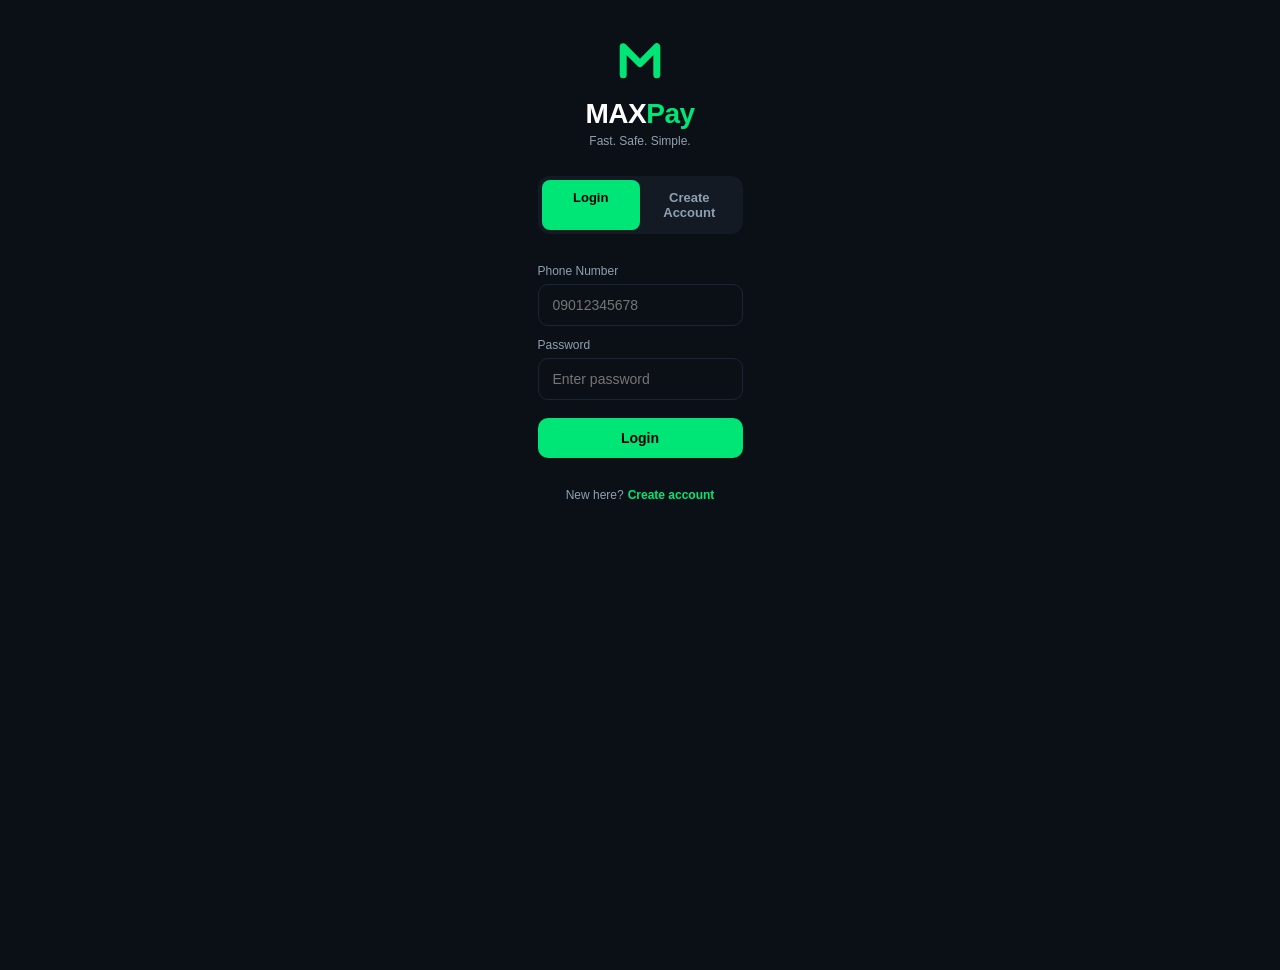
<file: index.html>
<!DOCTYPE html>
<html lang="en">
<head>
<meta charset="UTF-8" />
<meta name="viewport" content="width=device-width, initial-scale=1.0, user-scalable=no" />
<meta name="theme-color" content="#0b1017" />
<title>MAXPay</title>
<link rel="stylesheet" href="css/style.css" />
</head>
<body>

<div id="auth-root"></div>

<div id="app-root" style="display:none;">
  <div class="app-container">

    <header>
      <div class="brand">
        <svg class="brand-logo" viewBox="0 0 40 40" fill="none">
          <path d="M8 32V12L20 24L32 12V32" stroke="#00E676" stroke-width="5" stroke-linecap="round" stroke-linejoin="round"/>
        </svg>
        <div>
          <div class="brand-title">MAX<span>Pay</span></div>
          <div class="brand-subtitle">Fast. Safe. Simple.</div>
        </div>
      </div>
      <div class="user-profile">
        <div class="notification-btn">
          <div class="notification-badge hidden"></div>
          <svg width="18" height="18" fill="none" stroke="#ffffff" stroke-width="2" viewBox="0 0 24 24">
            <path d="M18 8A6 6 0 0 0 6 8c0 7-3 9-3 9h18s-3-2-3-9"></path>
            <path d="M13.73 21a2 2 0 0 1-3.46 0"></path>
          </svg>
        </div>
        <div class="avatar">
          <svg width="20" height="20" fill="none" stroke="#00E676" stroke-width="2" viewBox="0 0 24 24">
            <path d="M20 21v-2a4 4 0 0 0-4-4H8a4 4 0 0 0-4 4v2"></path>
            <circle cx="12" cy="7" r="4"></circle>
          </svg>
        </div>
        <div class="user-info">
          <div class="user-welcome" id="user-surname">Welcome,</div>
          <div class="user-name" id="user-name">User</div>
          <div class="user-status">
            <svg width="10" height="10" fill="#00E676" viewBox="0 0 24 24">
              <path d="M12 2L15 8L22 9L17 14L18.5 21L12 17.5L5.5 21L7 14L2 9L9 8L12 2Z" />
            </svg>
            Verified
          </div>
        </div>
      </div>
    </header>

    <section class="tab-panel active" data-tab="home">
      <div class="balance-card">
        <div class="balance-header">
          <div class="wallet-icon">
            <svg width="18" height="18" fill="none" stroke="#ffffff" stroke-width="2" viewBox="0 0 24 24">
              <rect x="2" y="4" width="20" height="16" rx="2"></rect>
              <path d="M16 12h.01"></path>
            </svg>
          </div>
          <span class="balance-label">Available Balance</span>
        </div>
        <div class="balance-amount">
          <span id="balance-amount">NGN 0.00</span>
          <svg class="eye-icon" width="16" height="16" fill="none" stroke="#ffffff" stroke-width="2" viewBox="0 0 24 24">
            <path d="M1 12s4-8 11-8 11 8 11 8-4 8-11 8-11-8-11-8z"></path>
            <circle cx="12" cy="12" r="3"></circle>
          </svg>
        </div>
        <div class="balance-footer">
          <div class="balance-subtext">Acct: <strong id="account-number">----</strong></div>
          <button class="add-fund-btn" data-action="add-fund">
            <svg width="14" height="14" fill="none" stroke="#000000" stroke-width="2.5" viewBox="0 0 24 24">
              <line x1="12" y1="5" x2="12" y2="19"></line>
              <line x1="5" y1="12" x2="19" y2="12"></line>
            </svg>
            Fund Wallet
          </button>
        </div>
      </div>

      <div class="card-box action-grid">
        <div class="action-item" data-action="add-fund">
          <div class="action-icon bg-green">
            <svg width="20" height="20" fill="none" stroke="#ffffff" stroke-width="2" viewBox="0 0 24 24">
              <rect x="2" y="4" width="20" height="16" rx="2"></rect>
              <path d="M12 8v8M8 12h8"></path>
            </svg>
          </div>
          <div class="action-title">Fund</div>
          <div class="action-subtext">Add money</div>
        </div>
        <div class="action-item" data-action="send-money">
          <div class="action-icon bg-blue">
            <svg width="20" height="20" fill="none" stroke="#ffffff" stroke-width="2" viewBox="0 0 24 24">
              <line x1="22" y1="2" x2="11" y2="13"></line>
              <polygon points="22 2 15 22 11 13 2 9 22 2"></polygon>
            </svg>
          </div>
          <div class="action-title">Send</div>
          <div class="action-subtext">Transfer</div>
        </div>
        <div class="action-item" data-action="withdraw">
          <div class="action-icon bg-purple">
            <svg width="20" height="20" fill="none" stroke="#ffffff" stroke-width="2" viewBox="0 0 24 24">
              <rect x="2" y="5" width="20" height="14" rx="2"></rect>
              <line x1="2" y1="10" x2="22" y2="10"></line>
            </svg>
          </div>
          <div class="action-title">Withdraw</div>
          <div class="action-subtext">To bank</div>
        </div>
        <div class="action-item" data-action="history">
          <div class="action-icon bg-amber">
            <svg width="20" height="20" fill="none" stroke="#ffffff" stroke-width="2" viewBox="0 0 24 24">
              <circle cx="12" cy="12" r="10"></circle>
              <polyline points="12 6 12 12 16 14"></polyline>
            </svg>
          </div>
          <div class="action-title">History</div>
          <div class="action-subtext">All txns</div>
        </div>
      </div>

      <div class="card-box">
        <div class="activity-header"><div class="activity-title">Services</div></div>
        <div class="service-grid">
          <div class="service-item" data-action="airtime">
            <div class="service-icon">
              <svg width="20" height="20" fill="none" stroke="#00e676" stroke-width="2" viewBox="0 0 24 24">
                <rect x="5" y="2" width="14" height="20" rx="2"/>
                <line x1="12" y1="18" x2="12" y2="18"/>
              </svg>
            </div>
            <div class="service-title">Airtime</div>
            <div class="service-price">Top-up</div>
          </div>
          <div class="service-item" data-action="data">
            <div class="service-icon">
              <svg width="20" height="20" fill="none" stroke="#00e676" stroke-width="2" viewBox="0 0 24 24">
                <path d="M5 12.55a11 11 0 0 1 14.08 0"/>
                <path d="M1.42 9a16 16 0 0 1 21.16 0"/>
                <path d="M8.53 16.11a6 6 0 0 1 6.95 0"/>
                <line x1="12" y1="20" x2="12" y2="20"/>
              </svg>
            </div>
            <div class="service-title">Data</div>
            <div class="service-price">Bundles</div>
          </div>
          <div class="service-item" data-action="payment">
            <div class="service-icon">
              <svg width="20" height="20" fill="none" stroke="#00e676" stroke-width="2" viewBox="0 0 24 24">
                <rect x="3" y="5" width="18" height="14" rx="2"/>
                <line x1="3" y1="10" x2="21" y2="10"/>
              </svg>
            </div>
            <div class="service-title">Payment</div>
            <div class="service-price">Bills</div>
          </div>
          <div class="service-item" data-action="betting">
            <div class="service-icon">
              <svg width="20" height="20" fill="none" stroke="#00e676" stroke-width="2" viewBox="0 0 24 24">
                <circle cx="12" cy="12" r="10"/>
                <path d="M12 6v6l4 2"/>
              </svg>
            </div>
            <div class="service-title">Betting</div>
            <div class="service-price">Top-up</div>
          </div>
          <div class="service-item" data-action="electricity">
            <div class="service-icon">
              <svg width="20" height="20" fill="none" stroke="#00e676" stroke-width="2" viewBox="0 0 24 24">
                <polygon points="13 2 3 14 12 14 11 22 21 10 12 10 13 2"/>
              </svg>
            </div>
            <div class="service-title">Electricity</div>
            <div class="service-price">Tokens</div>
          </div>
          <div class="service-item" data-action="invest">
            <div class="service-icon">
              <svg width="20" height="20" fill="none" stroke="#00e676" stroke-width="2" viewBox="0 0 24 24">
                <polyline points="23 6 13.5 15.5 8.5 10.5 1 18"/>
                <polyline points="17 6 23 6 23 12"/>
              </svg>
            </div>
            <div class="service-title">Invest</div>
            <div class="service-price">Earn</div>
          </div>
          <div class="service-item" data-action="savings">
            <div class="service-icon">
              <svg width="20" height="20" fill="none" stroke="#00e676" stroke-width="2" viewBox="0 0 24 24">
                <rect x="3" y="4" width="18" height="18" rx="2"/>
                <path d="M16 2v4M8 2v4M3 10h18"/>
              </svg>
            </div>
            <div class="service-title">Savings</div>
            <div class="service-price">Lock funds</div>
          </div>
          <div class="service-item" data-action="history">
            <div class="service-icon">
              <svg width="20" height="20" fill="none" stroke="#00e676" stroke-width="2" viewBox="0 0 24 24">
                <circle cx="12" cy="12" r="10"/>
                <polyline points="12 6 12 12 16 14"/>
              </svg>
            </div>
            <div class="service-title">More</div>
            <div class="service-price">Coming soon</div>
          </div>
        </div>
      </div>

      <div class="card-box">
        <div class="activity-header">
          <div class="activity-title">Marketplace</div>
          <a class="activity-link" href="admin.html">Admin</a>
        </div>
        <div class="service-grid" id="marketplace-grid"></div>
      </div>

      <div class="promo-card">
        <div class="promo-text">
          <h3>Best rates.<br><span>Instant delivery.</span></h3>
          <p>Recharge, pay and enjoy more with MAXPay.</p>
        </div>
      </div>

      <div class="card-box">
        <div class="activity-header">
          <div class="activity-title">Recent Activity</div>
          <a class="activity-link" data-action="history">View All</a>
        </div>
        <div id="activity-list"></div>
      </div>
    </section>

    <section class="tab-panel" data-tab="history">
      <div class="card-box">
        <div class="activity-header"><div class="activity-title">All Transactions</div></div>
        <div id="activity-list-full"></div>
      </div>
    </section>

    <section class="tab-panel" data-tab="cards">
      <div class="card-box" style="text-align:center;padding:40px 20px;">
        <h3 style="margin-bottom:8px;">Your Cards</h3>
        <p style="color:#8fa0b0;font-size:13px;">No cards linked yet.</p>
        <button class="add-fund-btn" style="margin:16px auto 0;display:flex;" data-action="add-fund">Link Card</button>
      </div>
    </section>

    <section class="tab-panel" data-tab="profile">
      <div class="card-box">
        <div class="activity-header"><div class="activity-title">Profile</div></div>
        <div id="profile-content"></div>
      </div>
    </section>

  </div>

  <nav class="bottom-nav">
    <a class="nav-item active" data-tab="home">
      <svg width="20" height="20" fill="none" stroke="currentColor" stroke-width="2" viewBox="0 0 24 24">
        <path d="M3 9l9-7 9 7v11a2 2 0 0 1-2 2H5a2 2 0 0 1-2-2z"></path>
      </svg><span>Home</span>
    </a>
    <a class="nav-item" data-tab="cards">
      <svg width="20" height="20" fill="none" stroke="currentColor" stroke-width="2" viewBox="0 0 24 24">
        <rect x="2" y="5" width="20" height="14" rx="2"></rect>
        <line x1="2" y1="10" x2="22" y2="10"></line>
      </svg><span>Cards</span>
    </a>
    <a class="nav-fab">
      <svg width="24" height="24" fill="none" stroke="#000000" stroke-width="3" viewBox="0 0 24 24">
        <line x1="12" y1="5" x2="12" y2="19"></line>
        <line x1="5" y1="12" x2="19" y2="12"></line>
      </svg>
    </a>
    <a class="nav-item" data-tab="history">
      <svg width="20" height="20" fill="none" stroke="currentColor" stroke-width="2" viewBox="0 0 24 24">
        <circle cx="12" cy="12" r="10"></circle>
        <polyline points="12 6 12 12 16 14"></polyline>
      </svg><span>History</span>
    </a>
    <a class="nav-item" data-tab="profile">
      <svg width="20" height="20" fill="none" stroke="currentColor" stroke-width="2" viewBox="0 0 24 24">
        <path d="M20 21v-2a4 4 0 0 0-4-4H8a4 4 0 0 0-4 4v2"></path>
        <circle cx="12" cy="7" r="4"></circle>
      </svg><span>Profile</span>
    </a>
  </nav>
</div>

<script src="js/store.js"></script>
<script src="js/ui.js"></script>
<script src="js/auth.js"></script>
<script src="js/app.js"></script>
</body>
</html>
</file>
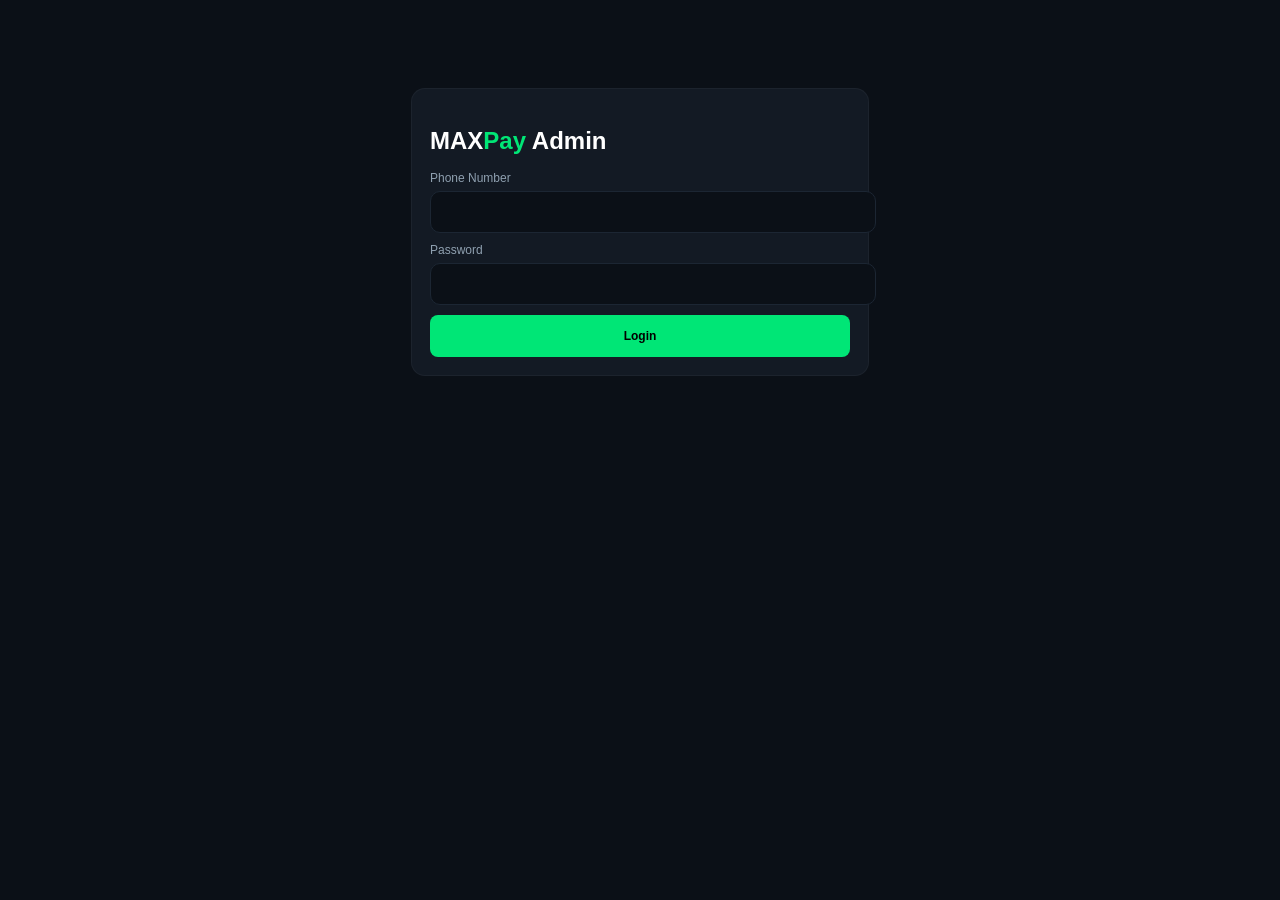
<file: admin.html>
<!DOCTYPE html>
<html lang="en">
<head>
<meta charset="UTF-8"/>
<meta name="viewport" content="width=device-width,initial-scale=1.0"/>
<meta name="theme-color" content="#0b1017"/>
<title>MAXPay Admin</title>
<link rel="stylesheet" href="css/admin.css"/>
</head>
<body>
<div class="admin-wrap" id="admin-root"></div>
<script src="js/store.js"></script>
<script src="js/ui.js"></script>
<script src="js/admin.js"></script>
</body>
</html>
</file>
<file: css/style.css>
* { box-sizing: border-box; margin: 0; padding: 0; font-family: -apple-system, BlinkMacSystemFont, "Segoe UI", Roboto, Helvetica, Arial, sans-serif; }
body { background: #0b1017; color: #fff; display: flex; justify-content: center; min-height: 100vh; padding-bottom: 70px; }
.app-container { width: 100%; max-width: 480px; padding: 20px 16px; display: flex; flex-direction: column; gap: 16px; }
header { display: flex; justify-content: space-between; align-items: center; }
.brand { display: flex; align-items: center; gap: 8px; }
.brand-logo { width: 32px; height: 32px; }
.brand-title { font-size: 22px; font-weight: 800; letter-spacing: -0.5px; }
.brand-title span { color: #00e676; }
.brand-subtitle { font-size: 11px; color: #8fa0b0; margin-top: -2px; }
.user-profile { display: flex; align-items: center; gap: 12px; cursor: pointer; }
.notification-btn { background: #151d28; width: 36px; height: 36px; border-radius: 50%; display: flex; align-items: center; justify-content: center; position: relative; cursor: pointer; }
.notification-badge { position: absolute; top: 6px; right: 6px; width: 8px; height: 8px; background: #ff3b30; border-radius: 50%; }
.notification-badge.hidden { display: none; }
.avatar { width: 40px; height: 40px; border-radius: 50%; background: #182522; border: 1px solid #00e676; display: flex; align-items: center; justify-content: center; }
.user-info { text-align: right; }
.user-welcome { font-size: 10px; color: #8fa0b0; }
.user-name { font-size: 13px; font-weight: 700; }
.user-status { font-size: 10px; color: #00e676; display: flex; align-items: center; justify-content: flex-end; gap: 3px; }
.card-box { background: #131a24; border-radius: 16px; padding: 16px; border: 1px solid rgba(255,255,255,0.04); }
.balance-card { background: linear-gradient(135deg,#05331e 0%,#03522c 50%,#00e676 150%); border-radius: 18px; padding: 20px; position: relative; overflow: hidden; }
.balance-card::after { content:''; position:absolute; top:0; right:0; width:140px; height:100%; background: linear-gradient(45deg,transparent,rgba(0,230,118,0.25)); clip-path: polygon(100% 0,0 100%,100% 100%); }
.balance-header { display:flex; align-items:center; gap:10px; margin-bottom:8px; }
.wallet-icon { background: rgba(255,255,255,0.15); padding:8px; border-radius:10px; display:flex; }
.balance-label { font-size:12px; color: rgba(255,255,255,0.8); }
.balance-amount { font-size: 26px; font-weight:700; display:flex; align-items:center; gap:10px; flex-wrap: wrap; }
.eye-icon { opacity: 0.7; cursor: pointer; }
.balance-footer { display:flex; justify-content: space-between; align-items: flex-end; margin-top: 12px; }
.balance-subtext { font-size:11px; color: rgba(255,255,255,0.7); }
.balance-subtext strong { color:#fff; }
.add-fund-btn { background:#00e676; color:#000; font-weight:700; font-size:13px; padding:10px 18px; border-radius: 20px; border:none; display:flex; align-items:center; gap:6px; cursor:pointer; z-index:2; }
.add-fund-btn:active { transform: scale(0.97); }
.action-grid { display:grid; grid-template-columns: repeat(4,1fr); gap:8px; text-align:center; }
.action-item { display:flex; flex-direction:column; align-items:center; cursor:pointer; }
.action-icon { width:46px; height:46px; border-radius:14px; display:flex; align-items:center; justify-content:center; margin-bottom:8px; transition: transform 0.15s; }
.action-item:active .action-icon { transform: scale(0.92); }
.action-title { font-size:11px; font-weight:600; }
.action-subtext { font-size:9px; color:#7b8b9a; margin-top:2px; }
.bg-green { background:#00c853; }
.bg-blue { background:#2979ff; }
.bg-purple { background:#651fff; }
.bg-amber { background:#ffab00; }
.bg-pink { background:#d500f9; }
.bg-teal { background:#00bfa5; }
.bg-red { background:#ff1744; }
.bg-indigo { background:#3d5afe; }
.service-grid { display:grid; grid-template-columns: repeat(4,1fr); gap:16px 8px; text-align:center; }
.service-item { display:flex; flex-direction:column; align-items:center; cursor:pointer; }
.service-icon { width:44px; height:44px; border-radius:50%; background:#1c2633; display:flex; align-items:center; justify-content:center; margin-bottom:6px; border:1px solid rgba(255,255,255,0.05); }
.service-title { font-size:11px; font-weight:500; }
.service-price { font-size:9px; color:#7b8b9a; margin-top:2px; }
.promo-card { background: linear-gradient(135deg,#092618 0%,#0b3c22 100%); border-radius:16px; padding:16px; display:flex; justify-content:space-between; align-items:center; border:1px solid rgba(0,230,118,0.2); }
.promo-text h3 { font-size:15px; font-weight:700; }
.promo-text h3 span { color:#00e676; }
.promo-text p { font-size:10px; color:#a0b0c0; margin-top:6px; max-width:170px; line-height:1.3; }
.activity-header { display:flex; justify-content:space-between; align-items:center; margin-bottom:12px; }
.activity-title { font-size:13px; font-weight:600; }
.activity-link { font-size:10px; color:#7b8b9a; text-decoration:none; cursor:pointer; }
.activity-empty { display:flex; align-items:center; gap:12px; }
.activity-icon { width:36px; height:36px; border-radius:50%; background:#1a2330; display:flex; align-items:center; justify-content:center; flex-shrink:0; }
.activity-icon.credit { background: rgba(0,230,118,0.15); color:#00e676; font-weight:700; font-size:16px; }
.activity-icon.debit { background: rgba(255,59,48,0.15); color:#ff3b30; font-weight:700; font-size:16px; }
.activity-details h4 { font-size:11px; font-weight:500; }
.activity-details p { font-size:9px; color:#7b8b9a; margin-top:2px; }
.activity-row { display:flex; align-items:center; gap:12px; padding:10px 0; border-bottom:1px solid rgba(255,255,255,0.04); }
.activity-row:last-child { border-bottom:none; }
.activity-row .activity-details { flex:1; min-width:0; }
.activity-row .activity-details h4 { overflow: hidden; text-overflow: ellipsis; white-space: nowrap; }
.activity-amount { font-size:12px; font-weight:700; white-space: nowrap; }
.activity-amount.credit { color:#00e676; }
.activity-amount.debit { color:#ff3b30; }
.bottom-nav { position:fixed; bottom:0; left:0; right:0; background:#0f1620; height:60px; display:flex; justify-content:space-around; align-items:center; border-top:1px solid rgba(255,255,255,0.05); z-index:10; }
.nav-item { display:flex; flex-direction:column; align-items:center; gap:4px; text-decoration:none; color:#6a7b8c; font-size:10px; cursor:pointer; }
.nav-item.active { color:#00e676; }
.nav-fab { width:44px; height:44px; background:#00e676; border-radius:50%; display:flex; align-items:center; justify-content:center; margin-top:-20px; box-shadow: 0 4px 12px rgba(0,230,118,0.3); cursor:pointer; }
.tab-panel { display:none; flex-direction: column; gap: 16px; }
.tab-panel.active { display:flex; }
label { display:block; font-size:12px; color:#8fa0b0; margin-top:12px; margin-bottom:6px; }
input, select, textarea { width:100%; background:#0b1017; border:1px solid #1c2633; color:#fff; padding:12px 14px; border-radius:10px; font-size:14px; outline:none; transition: border-color 0.2s; }
input:focus, select:focus { border-color:#00e676; }
.btn { border:none; padding:12px 20px; border-radius:10px; font-size:14px; font-weight:700; cursor:pointer; }
.btn-primary { background:#00e676; color:#000; }
.btn-primary:active { opacity:0.85; }
.btn-ghost { background:transparent; color:#8fa0b0; }
.btn-danger { background:#ff3b30; color:#fff; }
.btn-full { width:100%; }
.toast { position:fixed; top:20px; left:50%; transform: translate(-50%,-20px); background:#1c2633; color:#fff; padding:12px 20px; border-radius:12px; font-size:13px; z-index:1000; opacity:0; transition: all 0.3s ease; border:1px solid rgba(255,255,255,0.08); max-width: 90%; text-align:center; }
.toast.show { opacity:1; transform: translate(-50%,0); }
.toast-success { background:#05331e; border-color:#00e676; color:#00e676; }
.toast-error { background:#33100e; border-color:#ff3b30; color:#ff6b60; }
.toast-info { background:#0a1a33; border-color:#2979ff; color:#5b9bff; }
.modal-overlay { position:fixed; inset:0; background: rgba(0,0,0,0.7); display:flex; align-items:flex-end; justify-content:center; z-index:2000; opacity:0; transition: opacity 0.25s; }
.modal-overlay.open { opacity:1; }
.modal { background:#131a24; width:100%; max-width:480px; border-radius:20px 20px 0 0; padding:20px; max-height:90vh; overflow-y:auto; transform: translateY(30px); transition: transform 0.25s; }
.modal-overlay.open .modal { transform: translateY(0); }
.modal-header { display:flex; justify-content: space-between; align-items: center; margin-bottom:8px; }
.modal-header h3 { font-size:16px; }
.modal-close { background:none; border:none; color:#8fa0b0; font-size:24px; cursor:pointer; line-height:1; }
.modal-body { padding: 8px 0; }
.modal-footer { display:flex; gap:10px; justify-content:flex-end; margin-top:16px; }
.auth-wrap { max-width: 480px; width:100%; padding: 30px 20px; display:flex; flex-direction: column; gap: 18px; min-height:100vh; margin: 0 auto; }
.auth-logo { text-align:center; margin-bottom: 10px; }
.auth-logo svg { width:56px; height:56px; }
.auth-logo h1 { font-size:28px; font-weight:800; letter-spacing:-0.5px; margin-top:8px; }
.auth-logo h1 span { color:#00e676; }
.auth-logo p { font-size:12px; color:#8fa0b0; margin-top:4px; }
.auth-tabs { display:flex; background:#131a24; border-radius:12px; padding:4px; }
.auth-tab { flex:1; text-align:center; padding:10px; font-size:13px; color:#8fa0b0; border-radius:8px; cursor:pointer; font-weight:600; }
.auth-tab.active { background:#00e676; color:#000; }
.auth-form { display:flex; flex-direction: column; }
.auth-toggle { text-align:center; font-size:12px; color:#8fa0b0; margin-top: 12px; }
.auth-toggle a { color:#00e676; cursor:pointer; text-decoration:none; margin-left:4px; font-weight:600; }
.face-verify { display:flex; flex-direction:column; align-items:center; gap:10px; padding:20px; background:#131a24; border-radius:16px; border:1px dashed #00e676; margin-top:12px; }
.face-circle { width:90px; height:90px; border-radius:50%; background: radial-gradient(circle,#00e676,#05331e); display:flex; align-items:center; justify-content:center; position: relative; }
.face-circle::after { content:''; position:absolute; inset:-4px; border-radius:50%; border:2px solid #00e676; opacity:0.4; animation: pulse 1.6s infinite; }
@keyframes pulse { 0% { transform: scale(1); opacity:0.6; } 100% { transform: scale(1.15); opacity:0; } }
.face-circle.verified::after { animation:none; opacity:1; }
.face-hint { font-size:11px; color:#8fa0b0; text-align:center; }
.pin-screen { min-height:100vh; display:flex; flex-direction:column; align-items:center; justify-content:center; padding: 30px 20px; gap:20px; max-width: 480px; width: 100%; margin: 0 auto; }
.pin-dots { display:flex; gap:14px; }
.pin-dot { width:14px; height:14px; border-radius:50%; background:#1c2633; border:1px solid rgba(255,255,255,0.1); }
.pin-dot.filled { background:#00e676; }
.pin-pad { display:grid; grid-template-columns: repeat(3,1fr); gap:14px; width: 100%; max-width: 300px; }
.pin-key { background:#131a24; border:1px solid rgba(255,255,255,0.05); color:#fff; font-size:22px; font-weight:600; padding:18px; border-radius:14px; cursor:pointer; }
.pin-key:active { background:#00e676; color:#000; }
.drawer { position:fixed; top:0; right:0; bottom:0; width: 90%; max-width: 380px; background:#0f1620; z-index: 3000; padding: 20px; overflow-y:auto; transform: translateX(100%); transition: transform 0.3s; }
.drawer.open { transform: translateX(0); }
.drawer h2 { font-size: 18px; margin-bottom: 16px; }
.drawer-item { background:#131a24; padding: 14px; border-radius: 12px; margin-bottom: 10px; border-left: 3px solid #00e676; }
.drawer-item h4 { font-size: 13px; margin-bottom: 4px; }
.drawer-item p { font-size: 11px; color:#8fa0b0; line-height: 1.4; }
.drawer-item time { display: block; font-size: 9px; color:#6a7b8c; margin-top: 6px; }
.drawer-close { background: none; border: none; color: #8fa0b0; font-size: 22px; cursor: pointer; float: right; }
.profile-row { display:flex; justify-content: space-between; padding: 12px 0; border-bottom: 1px solid rgba(255,255,255,0.04); font-size: 13px; }
.profile-row:last-child { border-bottom: none; }
.profile-row span:first-child { color:#8fa0b0; }
.profile-row span:last-child { font-weight: 600; }
</file>
<file: css/admin.css>
body { background:#0b1017; color:#fff; font-family: -apple-system, BlinkMacSystemFont, "Segoe UI", Roboto, sans-serif; padding: 20px; padding-bottom: 40px; }
.admin-wrap { max-width: 900px; margin: 0 auto; }
.admin-header { display:flex; justify-content: space-between; align-items: center; margin-bottom: 20px; padding-bottom: 16px; border-bottom: 1px solid rgba(255,255,255,0.08); }
.admin-header h1 { font-size: 22px; }
.admin-header h1 span { color:#00e676; }
.admin-tabs { display: flex; gap: 6px; margin-bottom: 20px; background:#131a24; padding: 6px; border-radius: 12px; overflow-x: auto; }
.admin-tab { padding: 10px 16px; border-radius: 8px; font-size: 13px; font-weight: 600; color: #8fa0b0; cursor: pointer; white-space: nowrap; }
.admin-tab.active { background:#00e676; color:#000; }
.admin-card { background:#131a24; border-radius: 14px; padding: 18px; border: 1px solid rgba(255,255,255,0.04); margin-bottom: 16px; }
.admin-card h3 { font-size: 15px; margin-bottom: 12px; }
.stat-grid { display: grid; grid-template-columns: repeat(auto-fit, minmax(140px, 1fr)); gap: 12px; margin-bottom: 20px; }
.stat { background:#131a24; padding: 16px; border-radius: 12px; border-left: 3px solid #00e676; }
.stat h4 { font-size: 11px; color:#8fa0b0; text-transform: uppercase; letter-spacing: 0.5px; }
.stat p { font-size: 22px; font-weight: 800; margin-top: 6px; }
.market-row, .user-row { display: flex; justify-content: space-between; align-items: center; padding: 12px; background: #0b1017; border-radius: 10px; margin-bottom: 8px; gap: 12px; flex-wrap: wrap; }
.market-row .info, .user-row .info { flex: 1; min-width: 0; }
.market-row h4, .user-row h4 { font-size: 13px; margin-bottom: 4px; }
.market-row p, .user-row p { font-size: 11px; color: #8fa0b0; word-break: break-all; }
.btn-sm { padding: 8px 14px; font-size: 12px; border-radius: 8px; border: none; cursor: pointer; font-weight: 700; }
.btn-green { background:#00e676; color:#000; }
.btn-red { background:#ff3b30; color:#fff; }
.btn-blue { background:#2979ff; color:#fff; }
.btn-ghost-sm { background: transparent; border: 1px solid rgba(255,255,255,0.15); color: #8fa0b0; padding: 8px 14px; font-size: 12px; border-radius: 8px; cursor: pointer; }
.admin-input { width: 100%; background: #0b1017; border: 1px solid #1c2633; color: #fff; padding: 12px; border-radius: 10px; font-size: 14px; outline: none; margin-bottom: 10px; }
.admin-input:focus { border-color: #00e676; }
textarea.admin-input { min-height: 90px; resize: vertical; font-family: inherit; }
.empty-msg { text-align: center; padding: 30px 20px; color: #6a7b8c; font-size: 13px; }
label { display: block; font-size: 12px; color: #8fa0b0; margin-bottom: 6px; }
</file>
